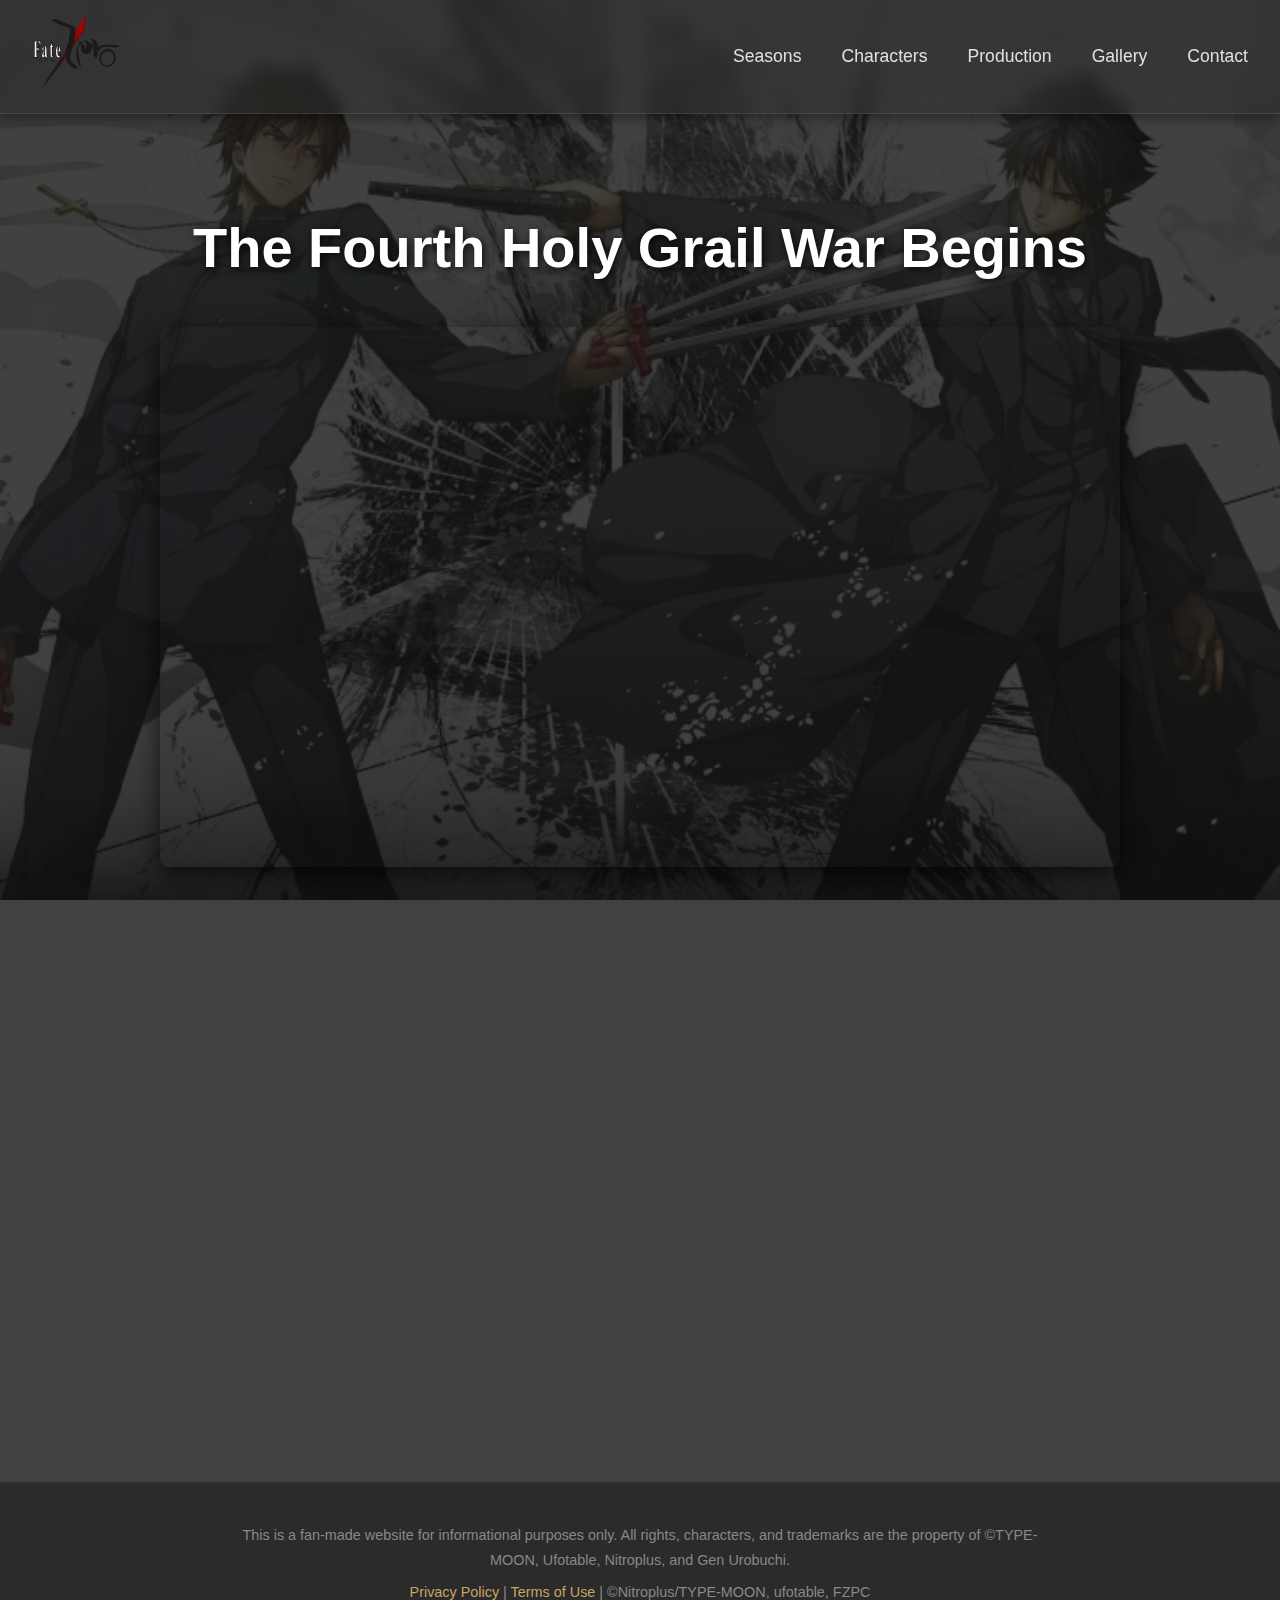
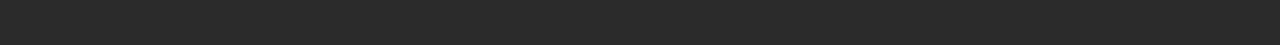
<file: index.html>
<!DOCTYPE html>
<html lang="en">
<head>
    <meta charset="UTF-8">
    <meta name="viewport" content="width=device-width, initial-scale=1.0">
    <title>Fate/Zero - The Fourth Holy Grail War</title>
    <link rel="stylesheet" href="home/style.css">
</head>
<body>

    <header>
        <nav class="navbar">
            <a href="index.html" class="logo-container">
                <img src="images/Fate_Zero_logo.svg" alt="Fate/Zero Logo" class="logo">
            </a>
            <a href="#" class="toggle-button">
                <span class="bar"></span>
                <span class="bar"></span>
                <span class="bar"></span>
            </a>
            <div class="navbar-links">
                <ul>
                    <li class="dropdown">
                        <a href="javascript:void(0)" class="dropbtn">Seasons</a>
                        <div class="dropdown-content">
                            <a href="season_1/season-1.html">Season 1</a>
                            <a href="season_2/season-2.html">Season 2</a>
                        </div>
                    </li>
                    <li><a href="characters/characters.html">Characters</a></li>
                    <li><a href="production/production.html">Production</a></li>
                    <li><a href="gallery/gallery.html">Gallery</a></li>
                    <li><a href="contact/contact.html">Contact</a></li>
                </ul>
            </div>
        </nav>
    </header>

    <section class="hero-section">
        <div class="hero-content">            
            <h1>The Fourth Holy Grail War Begins</h1>
            <div class="video-container">
                <iframe src="https://www.youtube.com/embed/n-7PFiut1HI" title="YouTube video player" frameborder="0" allow="accelerometer; autoplay; clipboard-write; encrypted-media; gyroscope; picture-in-picture; web-share" allowfullscreen></iframe>
            </div>
        </div>
    </section>

    <main>
        <section id="overview" class="content-row">
            <div class="text-content">
                <h2>The Fourth Holy Grail War</h2>
                <p>Fate/Zero chronicles the Fourth Holy Grail War, a brutal and clandestine conflict waged in the shadows of Fuyuki City. In this war, seven powerful mages, designated as <strong>Masters</strong>, summon heroic spirits from history and myth to serve as their familiars. These powerful <strong>Servants</strong>, including figures like the noble King Arthur and the arrogant King of Heroes, Gilgamesh, fight on behalf of their Masters for ownership of the <strong>Holy Grail</strong>—a legendary artifact said to grant any wish. It is a desperate struggle of clashing ideals and ambitions, where only the final surviving pair can claim the ultimate prize.</p>
            </div>
            <div class="image-content">
                <img src="../images/battlefield-fate-zero.webp" alt="A magical battle with glowing energy.">
            </div>
        </section>
    </main>

    <footer class="site-footer">
        <p>This is a fan-made website for informational purposes only. All rights, characters, and trademarks are the property of ©TYPE-MOON, Ufotable, Nitroplus, and Gen Urobuchi.</p>
        <p><a href="#">Privacy Policy</a> | <a href="#">Terms of Use</a> | ©Nitroplus/TYPE-MOON, ufotable, FZPC</p>
    </footer>

    <script src="home/main.js"></script>
</body>
</html>
</file>
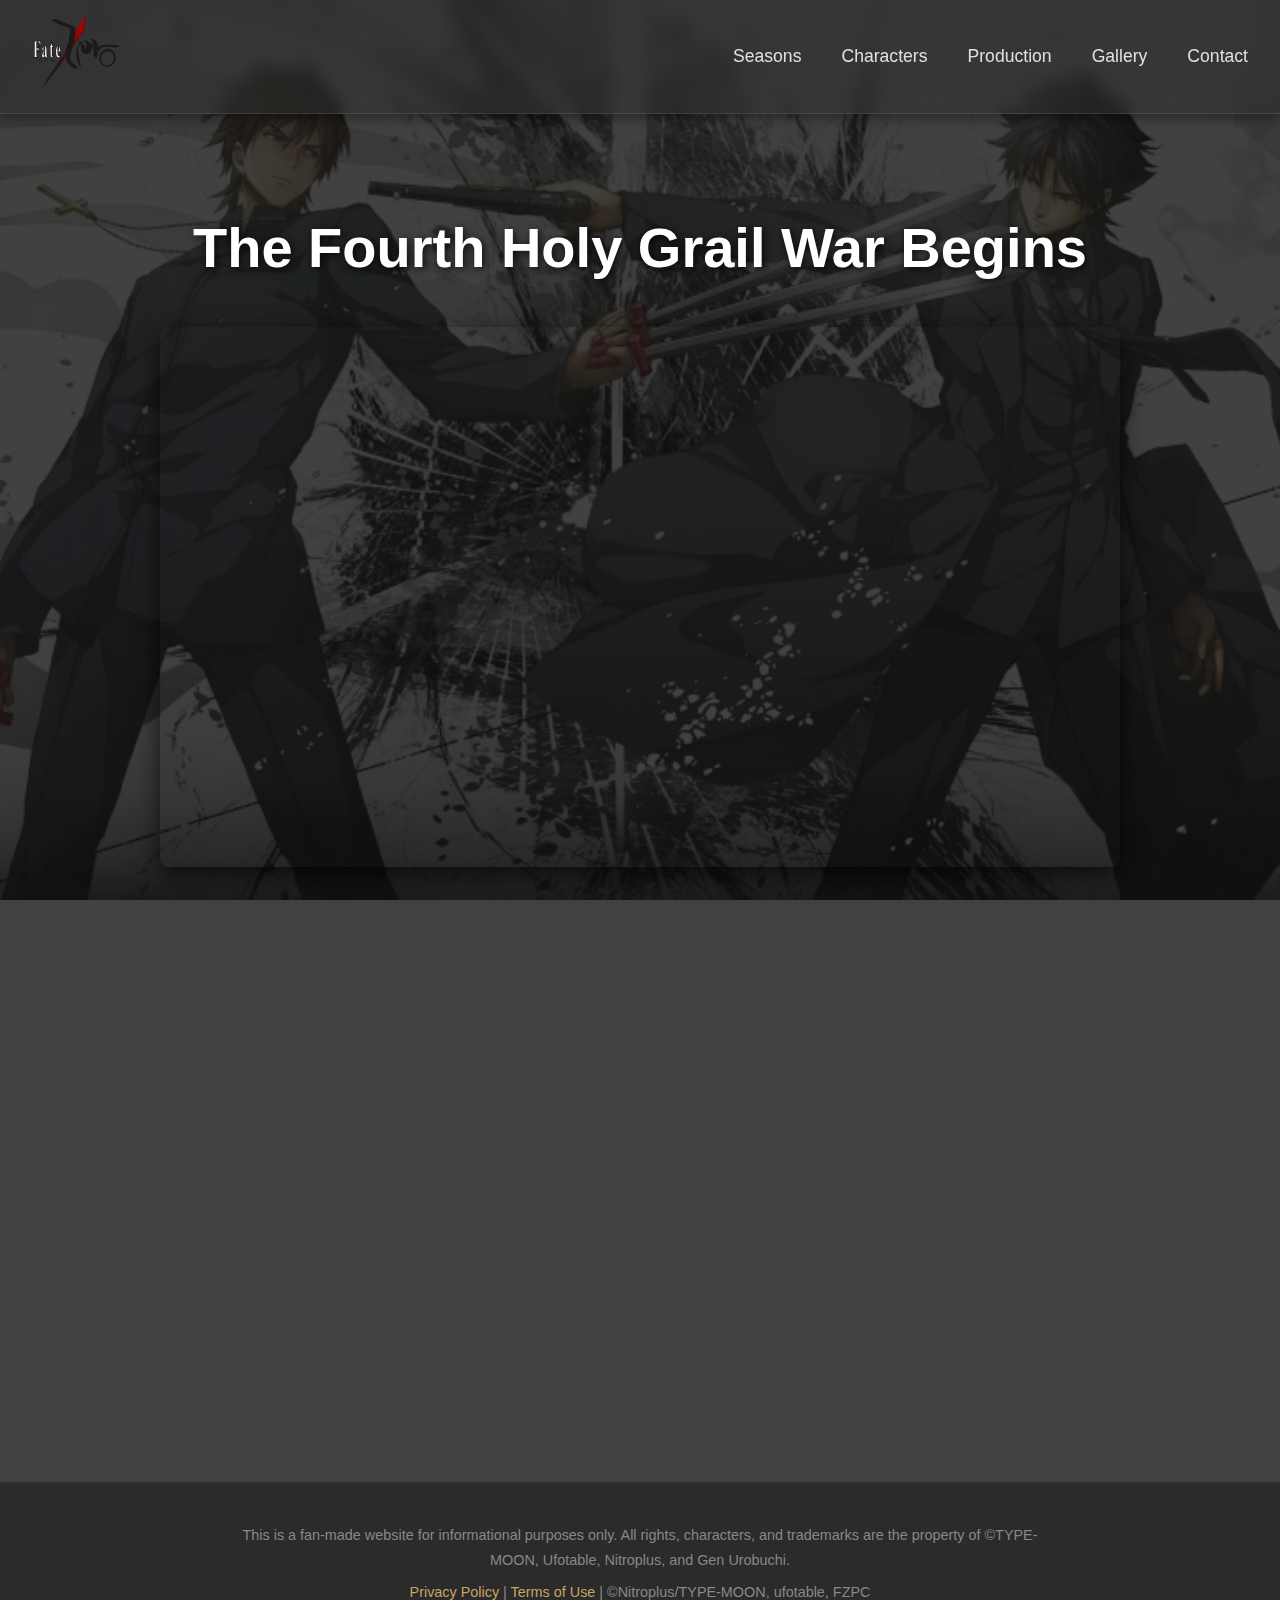
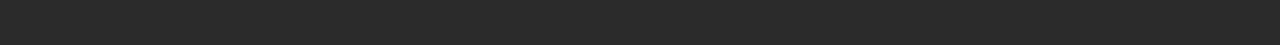
<file: home/index.html>
<!DOCTYPE html>
<html lang="en">
<head>
    <meta charset="UTF-8">
    <meta name="viewport" content="width=device-width, initial-scale=1.0">
    <title>Fate/Zero - The Fourth Holy Grail War</title>
    <link rel="stylesheet" href="style.css">
</head>
<body>

    <header>
        <nav class="navbar">
            <a href="index.html" class="logo-container">
                <img src="../images/Fate_Zero_logo.svg" alt="Fate/Zero Logo" class="logo">
            </a>
            <a href="#" class="toggle-button">
                <span class="bar"></span>
                <span class="bar"></span>
                <span class="bar"></span>
            </a>
            <div class="navbar-links">
                <ul>
                    <li class="dropdown">
                        <a href="javascript:void(0)" class="dropbtn">Seasons</a>
                        <div class="dropdown-content">
                            <a href="../season_1/season-1.html">Season 1</a>
                            <a href="../season_2/season-2.html">Season 2</a>
                        </div>
                    </li>
                    <li><a href="../characters/characters.html">Characters</a></li>
                    <li><a href="../production/production.html">Production</a></li>
                    <li><a href="../gallery/gallery.html">Gallery</a></li>
                    <li><a href="../contact/contact.html">Contact</a></li>
                </ul>
            </div>
        </nav>
    </header>

    <section class="hero-section">
        <div class="hero-content">            
            <h1>The Fourth Holy Grail War Begins</h1>
            <div class="video-container">
                <iframe src="https://www.youtube.com/embed/n-7PFiut1HI" title="YouTube video player" frameborder="0" allow="accelerometer; autoplay; clipboard-write; encrypted-media; gyroscope; picture-in-picture; web-share" allowfullscreen></iframe>
            </div>
        </div>
    </section>

    <main>
        <section id="overview" class="content-row">
            <div class="text-content">
                <h2>The Fourth Holy Grail War</h2>
                <p>Fate/Zero chronicles the Fourth Holy Grail War, a brutal and clandestine conflict waged in the shadows of Fuyuki City. In this war, seven powerful mages, designated as Masters, summon heroic spirits from history and myth to serve as their familiars. These powerful Servants, including figures like the noble King Arthur and the arrogant King of Heroes, Gilgamesh, fight on behalf of their Masters for ownership of the Holy Grail—a legendary artifact said to grant any wish. It is a desperate struggle of clashing ideals and ambitions, where only the final surviving pair can claim the ultimate prize.</p>
            </div>
            <div class="image-content">
                <img src="../images/battlefield-fate-zero.webp" alt="A magical battle with glowing energy.">
            </div>
        </section>
    </main>

    <footer class="site-footer">
        <p>This is a fan-made website for informational purposes only. All rights, characters, and trademarks are the property of ©TYPE-MOON, Ufotable, Nitroplus, and Gen Urobuchi.</p>
        <p><a href="#">Privacy Policy</a> | <a href="#">Terms of Use</a> | ©Nitroplus/TYPE-MOON, ufotable, FZPC</p>
    </footer>

    <script src="main.js"></script>
</body>
</html>
</file>
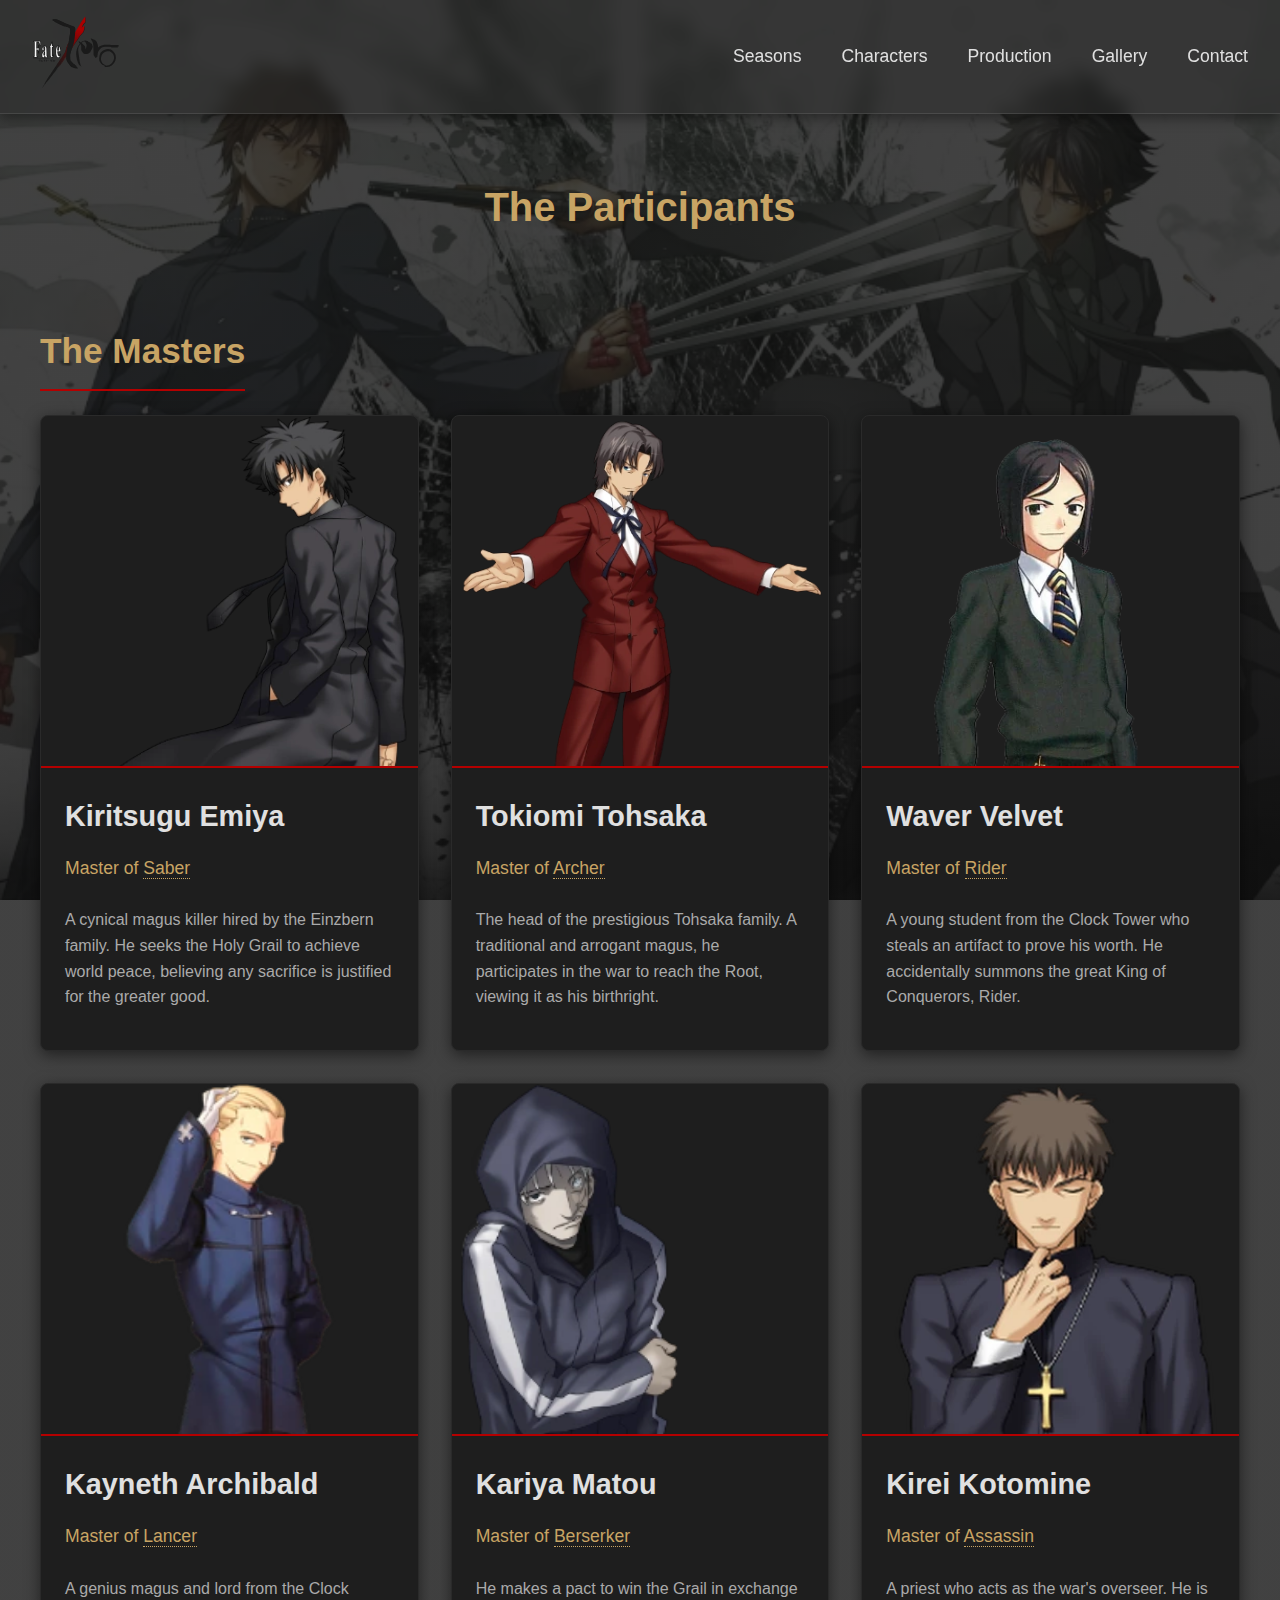
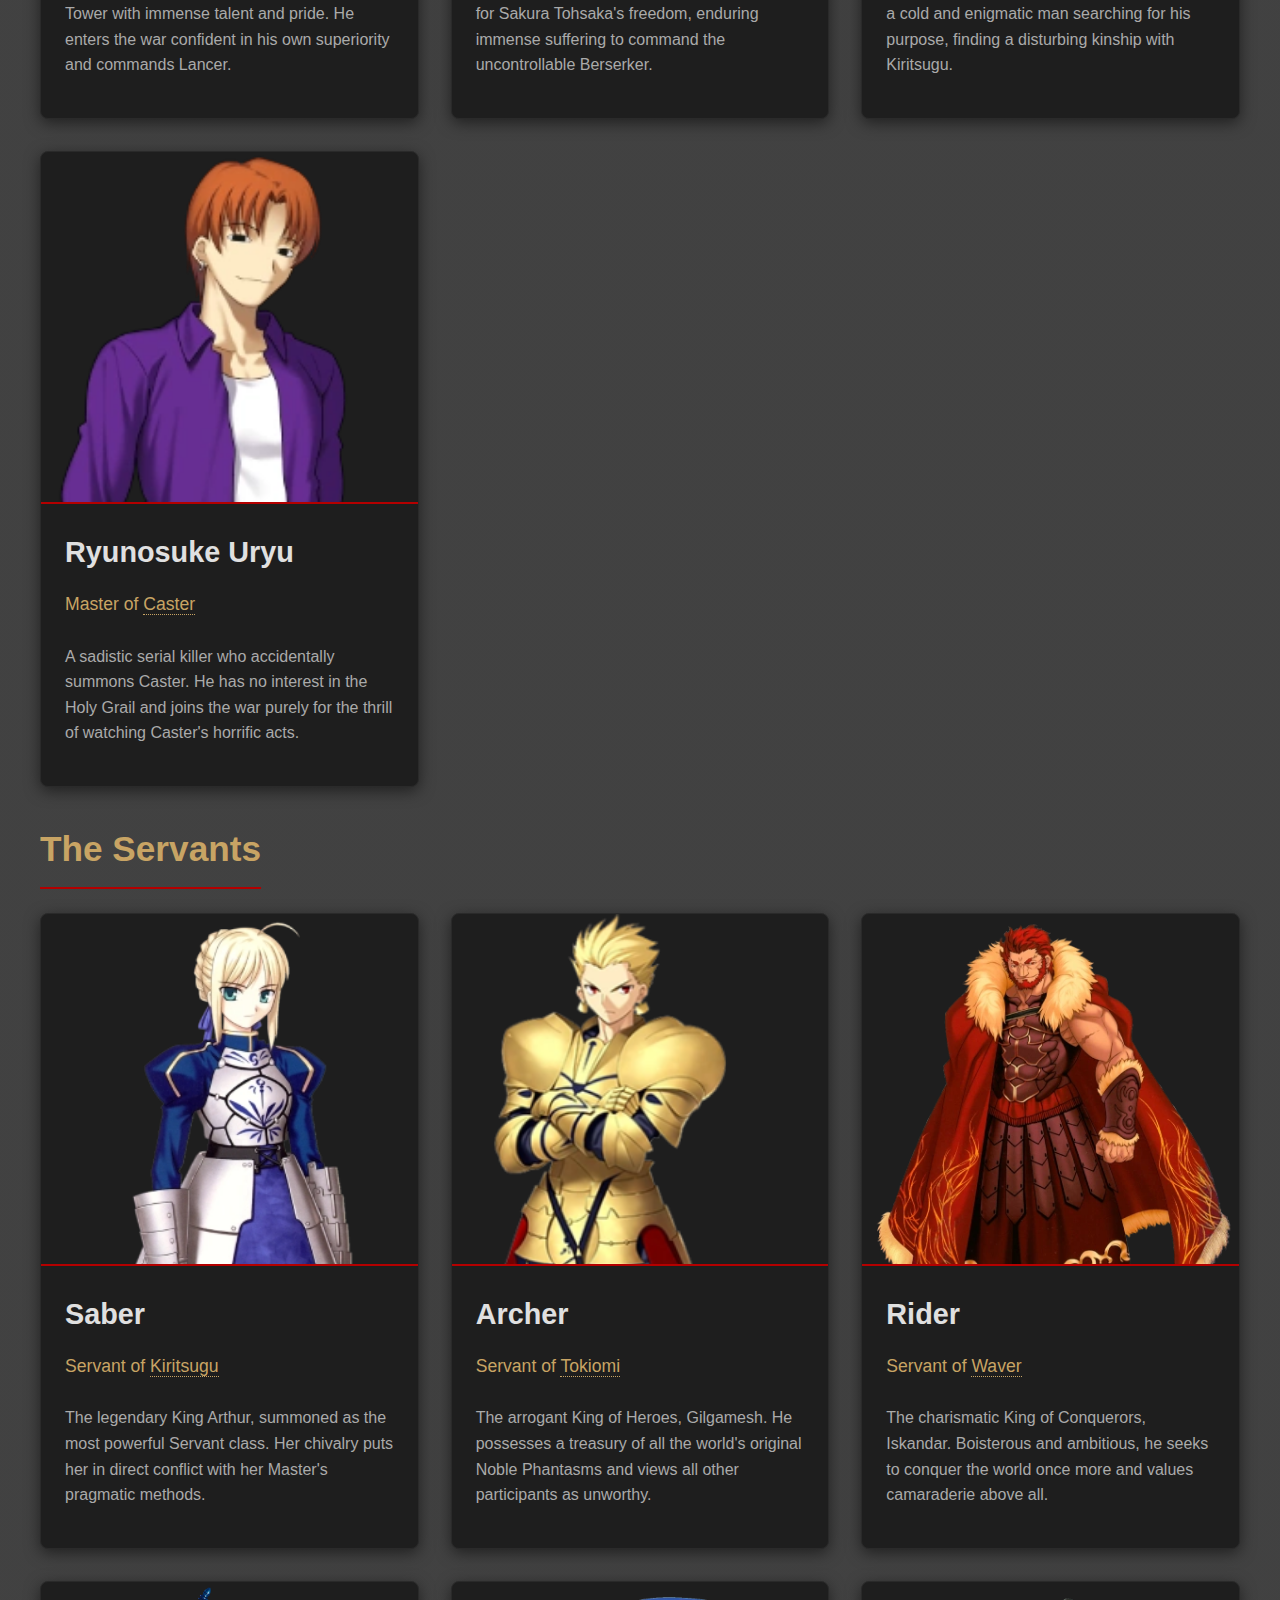
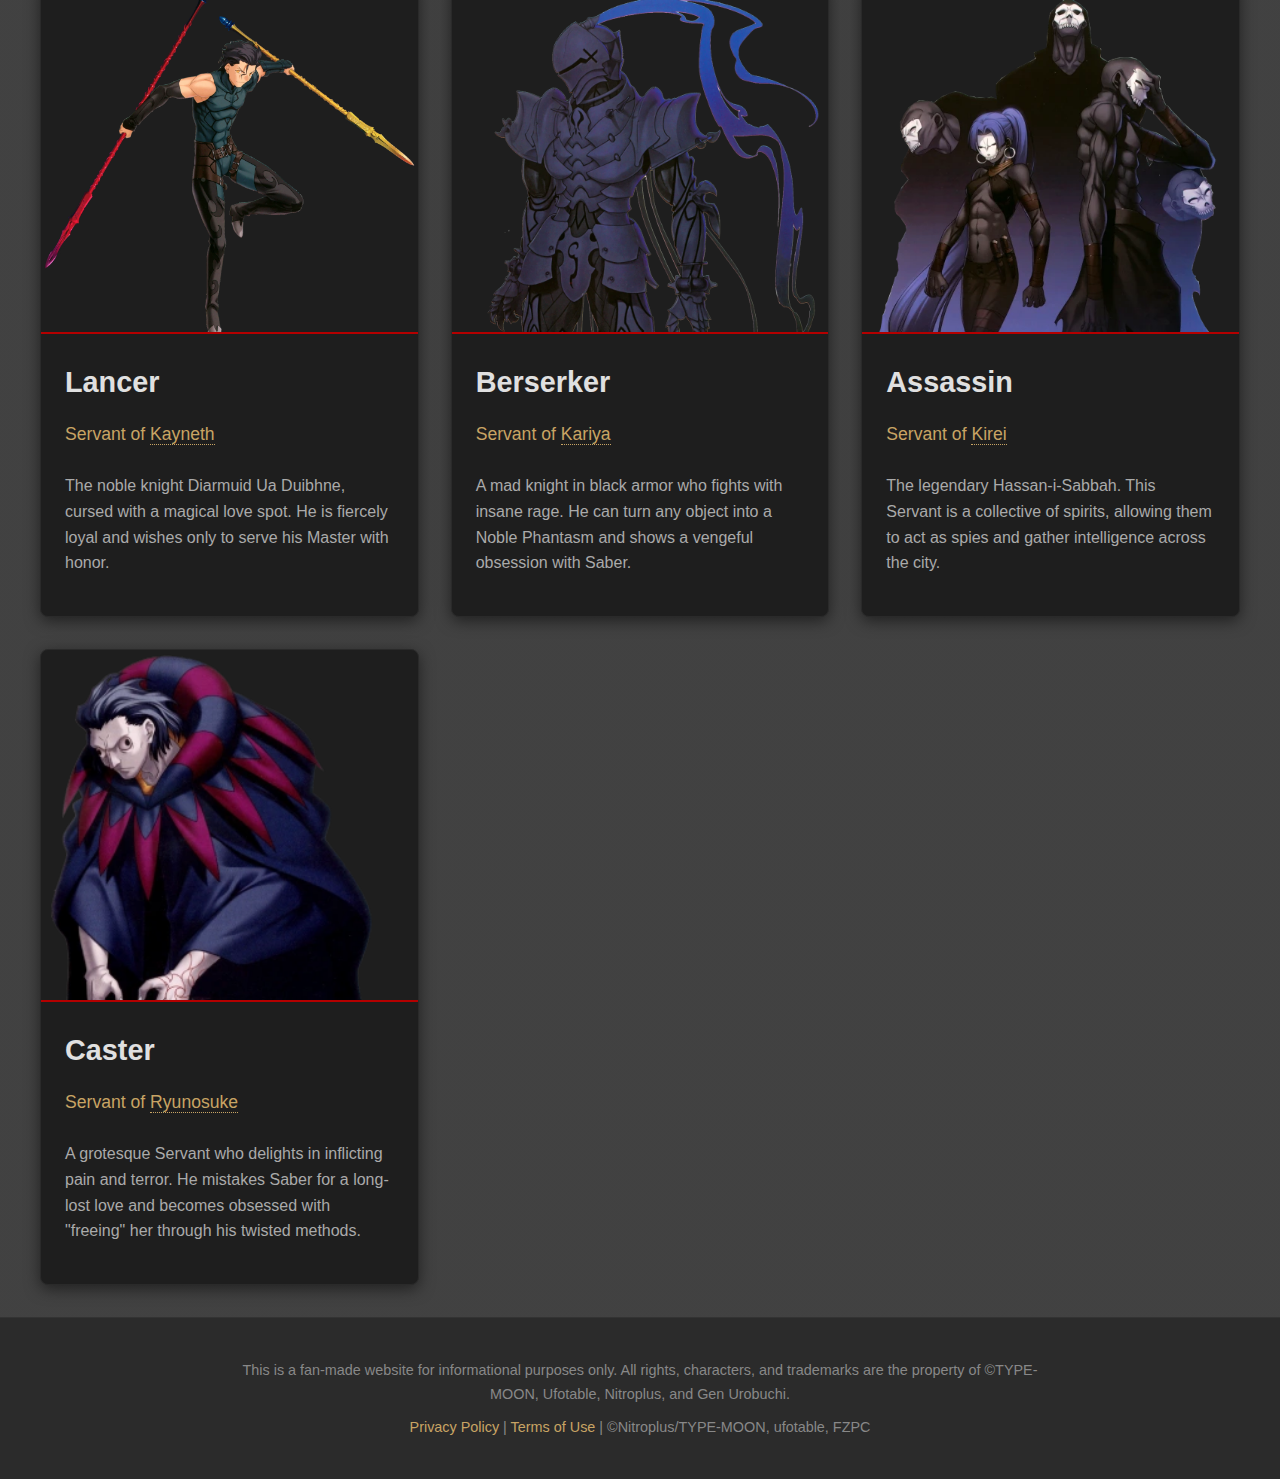
<file: characters/characters.html>
<!DOCTYPE html>
<html lang="en">
<head>
    <meta charset="UTF-8">
    <meta name="viewport" content="width=device-width, initial-scale=1.0">
    <title>Fate/Zero - Characters</title>
    <link rel="stylesheet" href="../home/style.css">
    <link rel="stylesheet" href="characters.css">
</head>
<body>

    <header>
        <nav class="navbar">
            <a href="../index.html" class="logo-container">
                <img src="../images/Fate_Zero_logo.svg" alt="Fate/Zero Logo" class="logo">
            </a>
            <a href="#" class="toggle-button">
                <span class="bar"></span>
                <span class="bar"></span>
                <span class="bar"></span>
            </a>
            <div class="navbar-links">
                <ul>
                    <li class="dropdown">
                        <a href="javascript:void(0)" class="dropbtn">Seasons</a>
                        <div class="dropdown-content">
                            <a href="../season_1/season-1.html">Season 1</a>
                            <a href="../season_2/season-2.html">Season 2</a>
                        </div>
                    </li>
                    <li><a href="../characters/characters.html">Characters</a></li>
                    <li><a href="../production/production.html">Production</a></li>
                    <li><a href="../gallery/gallery.html">Gallery</a></li>
                    <li><a href="../contact/contact.html">Contact</a></li>
                </ul>
            </div>
        </nav>
    </header>

    <main>
        <h1 class="page-title">The Participants</h1>
        <h2 class="character-group-title">The Masters</h2>
        <div class="character-grid">
            <div class="character-card" id="master-kiritsugu">
                <img src="../images/chara_images/emiya_kiritsugu.webp" alt="Kiritsugu Emiya">
                <div class="card-content"> 
                    <h3>Kiritsugu Emiya</h3>
                    <h4>Master of <a href="#servant-saber">Saber</a></h4>
                    <p>A cynical magus killer hired by the Einzbern family. He seeks the Holy Grail to achieve world peace, believing any sacrifice is justified for the greater good.</p>
                </div>
            </div>
            <div class="character-card" id="master-tokiomi">
                <img src="../images/chara_images/tokiomi-tohsaka.webp" alt="Tokiomi Tohsaka">
                <div class="card-content">
                    <h3>Tokiomi Tohsaka</h3>
                    <h4>Master of <a href="#servant-archer">Archer</a></h4>
                    <p>The head of the prestigious Tohsaka family. A traditional and arrogant magus, he participates in the war to reach the Root, viewing it as his birthright.</p>
                </div>
            </div>
            <div class="character-card" id="master-waver">
                <img src="../images/chara_images/waver-velvet.webp" alt="Waver Velvet">
                <div class="card-content">
                    <h3>Waver Velvet</h3>
                    <h4>Master of <a href="#servant-rider">Rider</a></h4>
                    <p>A young student from the Clock Tower who steals an artifact to prove his worth. He accidentally summons the great King of Conquerors, Rider.</p>
                </div>
            </div>
            <div class="character-card" id="master-kayneth">
                <img src="../images/chara_images/kayneth-archibald.webp" alt="Kayneth Archibald">
                <div class="card-content">
                    <h3>Kayneth Archibald</h3>
                    <h4>Master of <a href="#servant-lancer">Lancer</a></h4>
                    <p>A genius magus and lord from the Clock Tower with immense talent and pride. He enters the war confident in his own superiority and commands Lancer.</p>
                </div>
            </div>
            <div class="character-card" id="master-kariya">
                <img src="../images/chara_images/kariya-matou.webp" alt="Kariya Matou">
                <div class="card-content">
                    <h3>Kariya Matou</h3>
                    <h4>Master of <a href="#servant-berserker">Berserker</a></h4>
                    <p>He makes a pact to win the Grail in exchange for Sakura Tohsaka's freedom, enduring immense suffering to command the uncontrollable Berserker.</p>
                </div>
            </div>
            <div class="character-card" id="master-kirei">
                <img src="../images/chara_images/kirei-kotomine.webp" alt="Kirei Kotomine">
                <div class="card-content">
                    <h3>Kirei Kotomine</h3>
                    <h4>Master of <a href="#servant-assassin">Assassin</a></h4>
                    <p>A priest who acts as the war's overseer. He is a cold and enigmatic man searching for his purpose, finding a disturbing kinship with Kiritsugu.</p>
                </div>
            </div>
            <div class="character-card" id="master-ryunosuke">
                <img src="../images/chara_images/ryunosuke-uryu.webp" alt="Ryunosuke Uryu">
                <div class="card-content">
                    <h3>Ryunosuke Uryu</h3>
                    <h4>Master of <a href="#servant-caster">Caster</a></h4>
                    <p>A sadistic serial killer who accidentally summons Caster. He has no interest in the Holy Grail and joins the war purely for the thrill of watching Caster's horrific acts.</p>
                </div>
            </div>
        </div>

        <h2 class="character-group-title">The Servants</h2>
        <div class="character-grid">
            <div class="character-card" id="servant-saber">
                <img src="../images/chara_images/saber-fate-zero.webp" alt="Saber">
                <div class="card-content">
                    <h3>Saber</h3>
                    <h4>Servant of <a href="#master-kiritsugu">Kiritsugu</a></h4>
                    <p>The legendary King Arthur, summoned as the most powerful Servant class. Her chivalry puts her in direct conflict with her Master's pragmatic methods.</p>
                </div>
            </div>
            <div class="character-card" id="servant-archer">
                <img src="../images/chara_images/gilgamesh-fate-zero.webp" alt="Archer">
                <div class="card-content">
                    <h3>Archer</h3>
                    <h4>Servant of <a href="#master-tokiomi">Tokiomi</a></h4>
                    <p>The arrogant King of Heroes, Gilgamesh. He possesses a treasury of all the world's original Noble Phantasms and views all other participants as unworthy.</p>
                </div>
            </div>
            <div class="character-card" id="servant-rider">
                <img src="../images/chara_images/iskandar-fate-zero.webp" alt="Rider">
                <div class="card-content">
                    <h3>Rider</h3>
                    <h4>Servant of <a href="#master-waver">Waver</a></h4>
                    <p>The charismatic King of Conquerors, Iskandar. Boisterous and ambitious, he seeks to conquer the world once more and values camaraderie above all.</p>
                </div>
            </div>
            <div class="character-card" id="servant-lancer">
                <img src="../images/chara_images/lancer-fate-zero.webp" alt="Lancer">
                <div class="card-content">
                    <h3>Lancer</h3>
                    <h4>Servant of <a href="#master-kayneth">Kayneth</a></h4>
                    <p>The noble knight Diarmuid Ua Duibhne, cursed with a magical love spot. He is fiercely loyal and wishes only to serve his Master with honor.</p>
                </div>
            </div>
            <div class="character-card" id="servant-berserker">
                <img src="../images/chara_images/berserker-fate-zero.webp" alt="Berserker">
                <div class="card-content">
                    <h3>Berserker</h3>
                    <h4>Servant of <a href="#master-kariya">Kariya</a></h4>
                    <p>A mad knight in black armor who fights with insane rage. He can turn any object into a Noble Phantasm and shows a vengeful obsession with Saber.</p>
                </div>
            </div>
            <div class="character-card" id="servant-assassin">
                <img src="../images/chara_images/assassin-fate-zero.webp" alt="Assassin">
                <div class="card-content">
                    <h3>Assassin</h3>
                    <h4>Servant of <a href="#master-kirei">Kirei</a></h4>
                    <p>The legendary Hassan-i-Sabbah. This Servant is a collective of spirits, allowing them to act as spies and gather intelligence across the city.</p>
                </div>
            </div>
            <div class="character-card" id="servant-caster">
                <img src="../images/chara_images/caster-fate-zero.webp" alt="Caster">
                <div class="card-content">
                    <h3>Caster</h3>
                    <h4>Servant of <a href="#master-ryunosuke">Ryunosuke</a></h4>
                    <p>A grotesque Servant who delights in inflicting pain and terror. He mistakes Saber for a long-lost love and becomes obsessed with "freeing" her through his twisted methods.</p>
                </div>
            </div>
        </div>
    </main>

    <footer class="site-footer">
        <p>This is a fan-made website for informational purposes only. All rights, characters, and trademarks are the property of ©TYPE-MOON, Ufotable, Nitroplus, and Gen Urobuchi.</p>
        <p><a href="#">Privacy Policy</a> | <a href="#">Terms of Use</a> | ©Nitroplus/TYPE-MOON, ufotable, FZPC</p>
    </footer>

    <script src="../home/main.js"></script>
</body>
</html>
</file>
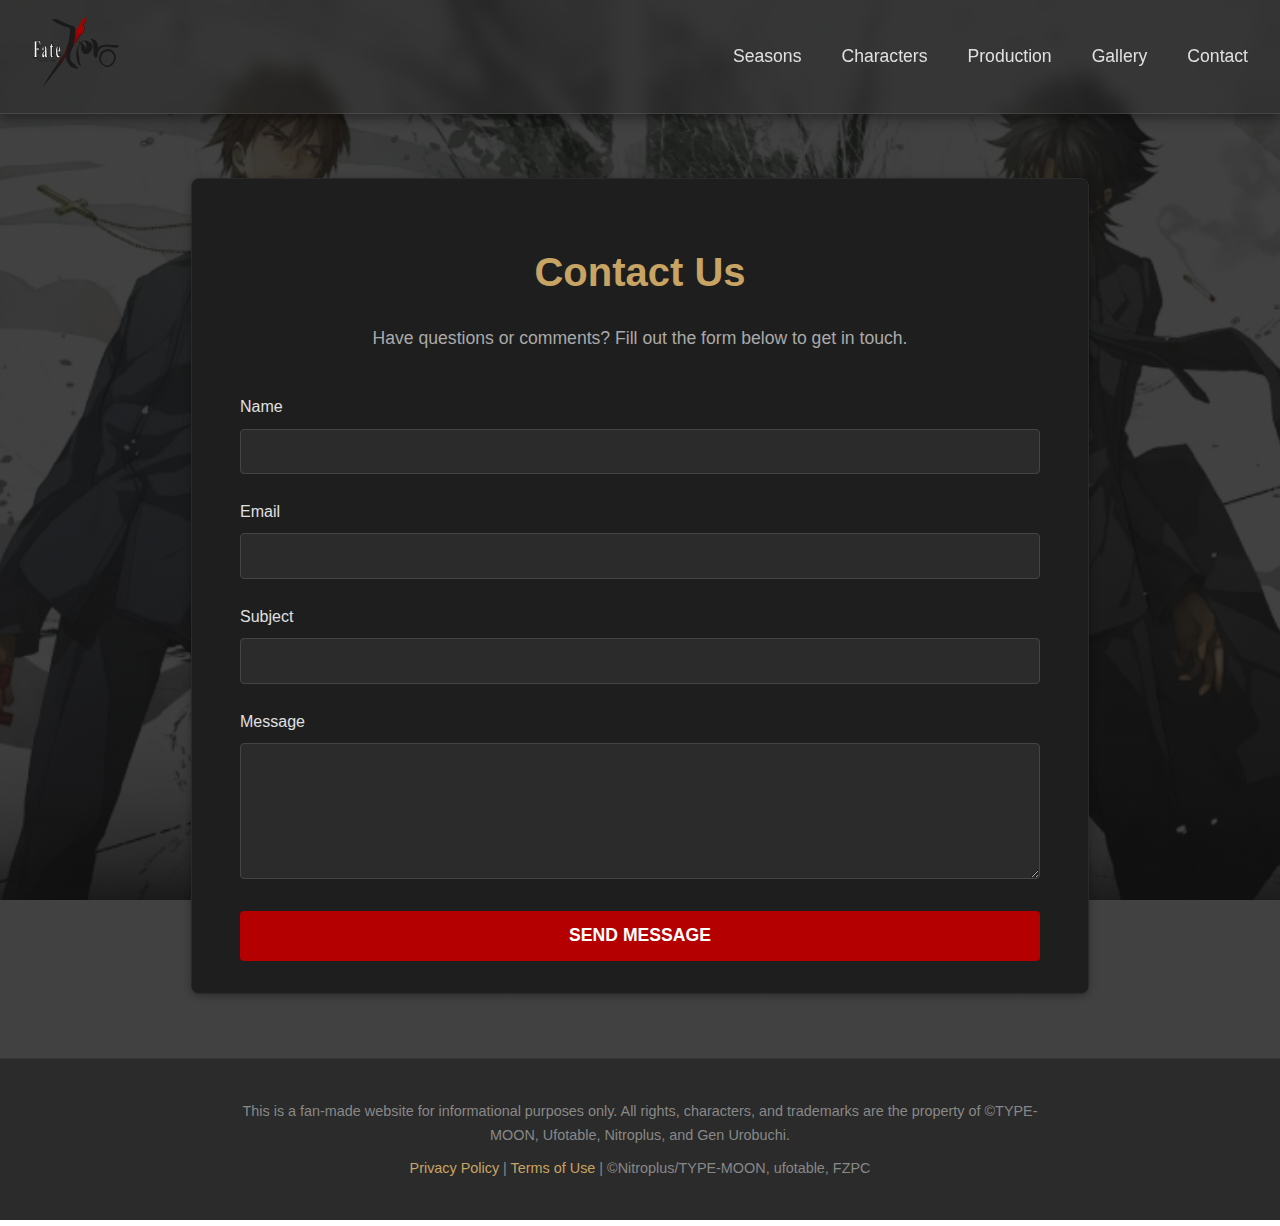
<file: contact/contact.html>
<!DOCTYPE html>
<html lang="en">
<head>
    <meta charset="UTF-8">
    <meta name="viewport" content="width=device-width, initial-scale=1.0">
    <title>Fate/Zero - The Fourth Holy Grail War</title>
    <link rel="stylesheet" href="../home/style.css">
    <link rel="stylesheet" href="contact.css">
</head>
<body>

    <header>
        <nav class="navbar">
            <a href="../index.html" class="logo-container">
                <img src="../images/Fate_Zero_logo.svg" alt="Fate/Zero Logo" class="logo">
            </a>
            <a href="#" class="toggle-button">
                <span class="bar"></span>
                <span class="bar"></span>
                <span class="bar"></span>
            </a>
            <div class="navbar-links">
                <ul>
                    <li class="dropdown">
                        <a href="javascript:void(0)" class="dropbtn">Seasons</a>
                        <div class="dropdown-content">
                            <a href="../season_1/season-1.html">Season 1</a>
                            <a href="../season_2/season-2.html">Season 2</a>
                        </div>
                    </li>
                    <li><a href="../characters/characters.html">Characters</a></li>
                    <li><a href="../production/production.html">Production</a></li>
                    <li><a href="../gallery/gallery.html">Gallery</a></li>
                    <li><a href="../contact/contact.html">Contact</a></li>
                </ul>
            </div>
        </nav>
    </header>

    <main>
        <section class="contact-section">
            <h1 class="page-title">Contact Us</h1>
            <p>Have questions or comments? Fill out the form below to get in touch.</p>
            <form action="#" method="post" class="contact-form">
                <div class="form-group">
                    <label for="name">Name</label>
                    <input type="text" id="name" name="name" required>
                </div>
                <div class="form-group">
                    <label for="email">Email</label>
                    <input type="email" id="email" name="email" required>
                </div>
                <div class="form-group">
                    <label for="subject">Subject</label>
                    <input type="text" id="subject" name="subject" required>
                </div>
                <div class="form-group">
                    <label for="message">Message</label>
                    <textarea id="message" name="message" rows="6" required></textarea>
                </div>
                <button type="submit" class="submit-btn">Send Message</button>
            </form>
        </section>
    </main>

    <footer class="site-footer">
        <p>This is a fan-made website for informational purposes only. All rights, characters, and trademarks are the property of ©TYPE-MOON, Ufotable, Nitroplus, and Gen Urobuchi.</p>
        <p><a href="#">Privacy Policy</a> | <a href="#">Terms of Use</a> | ©Nitroplus/TYPE-MOON, ufotable, FZPC</p>
    </footer>
    <script src="../home/main.js"></script>
</body>
</html>
</file>
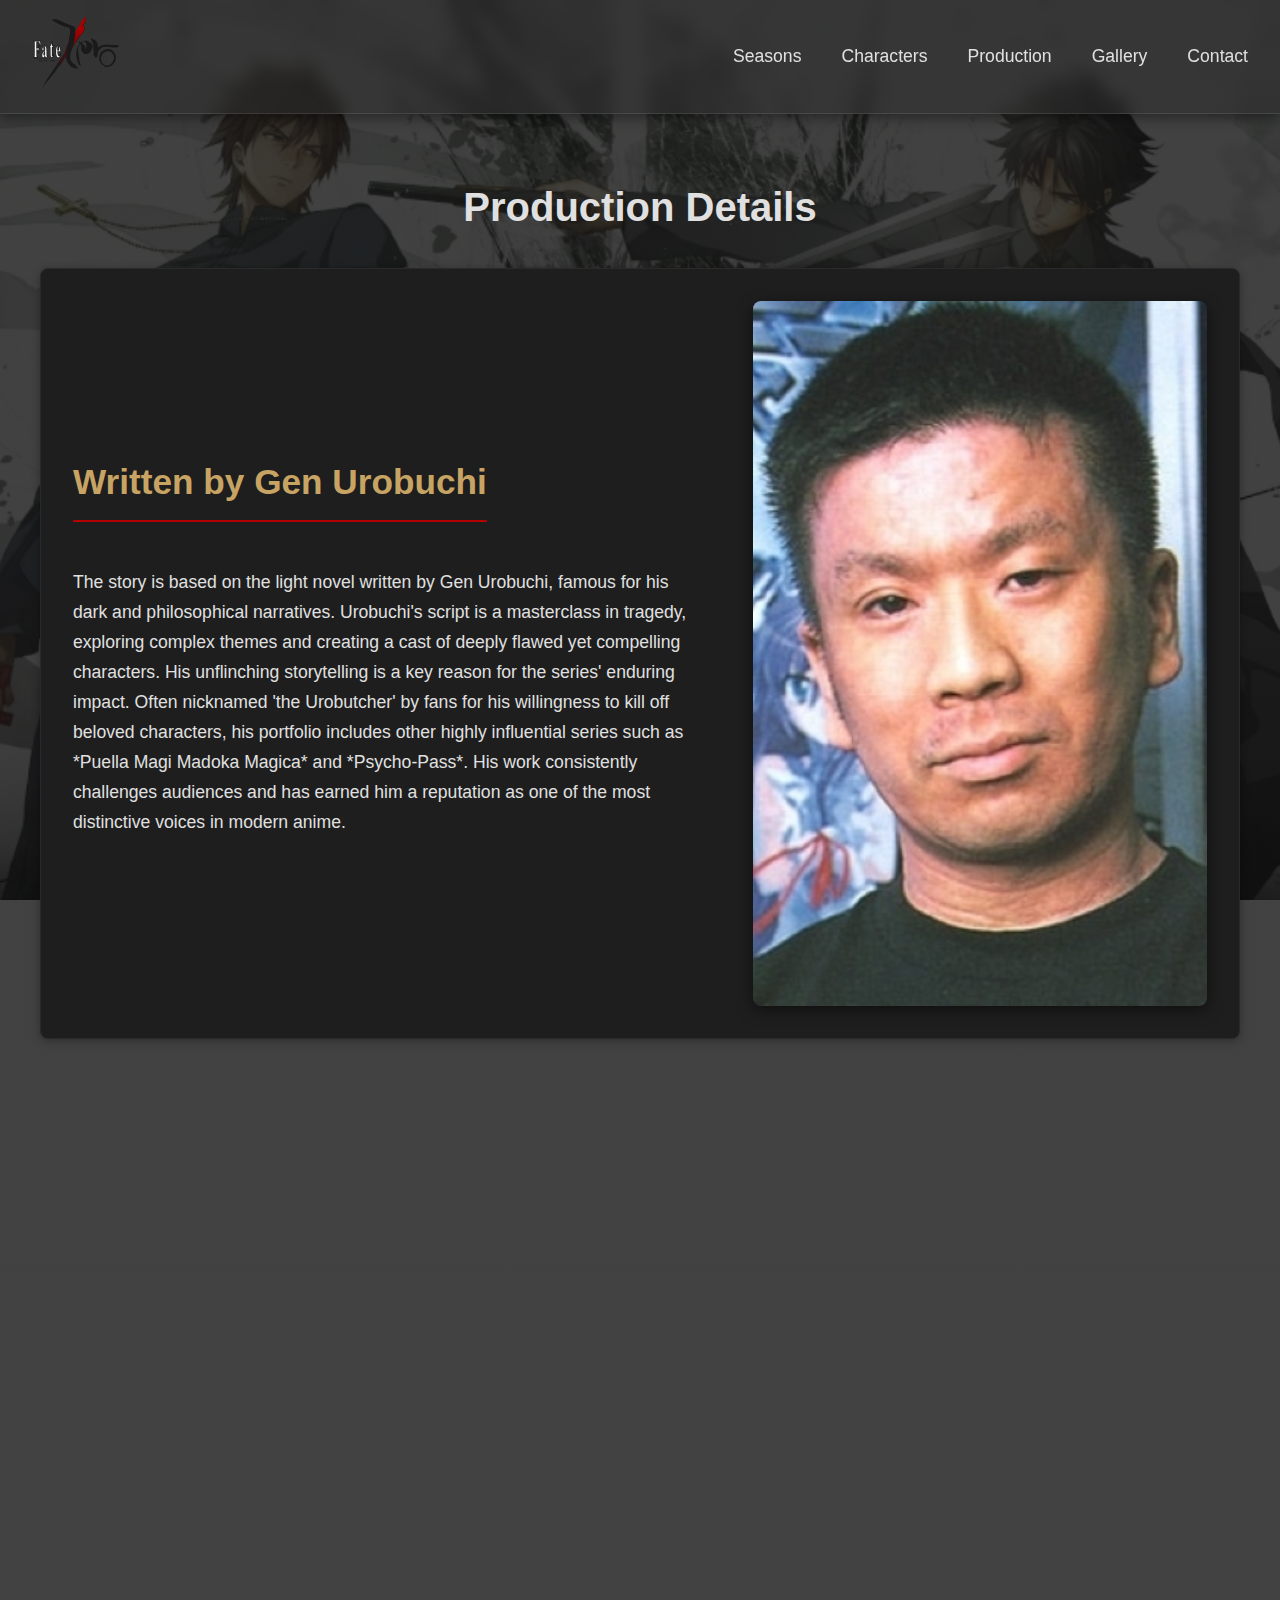
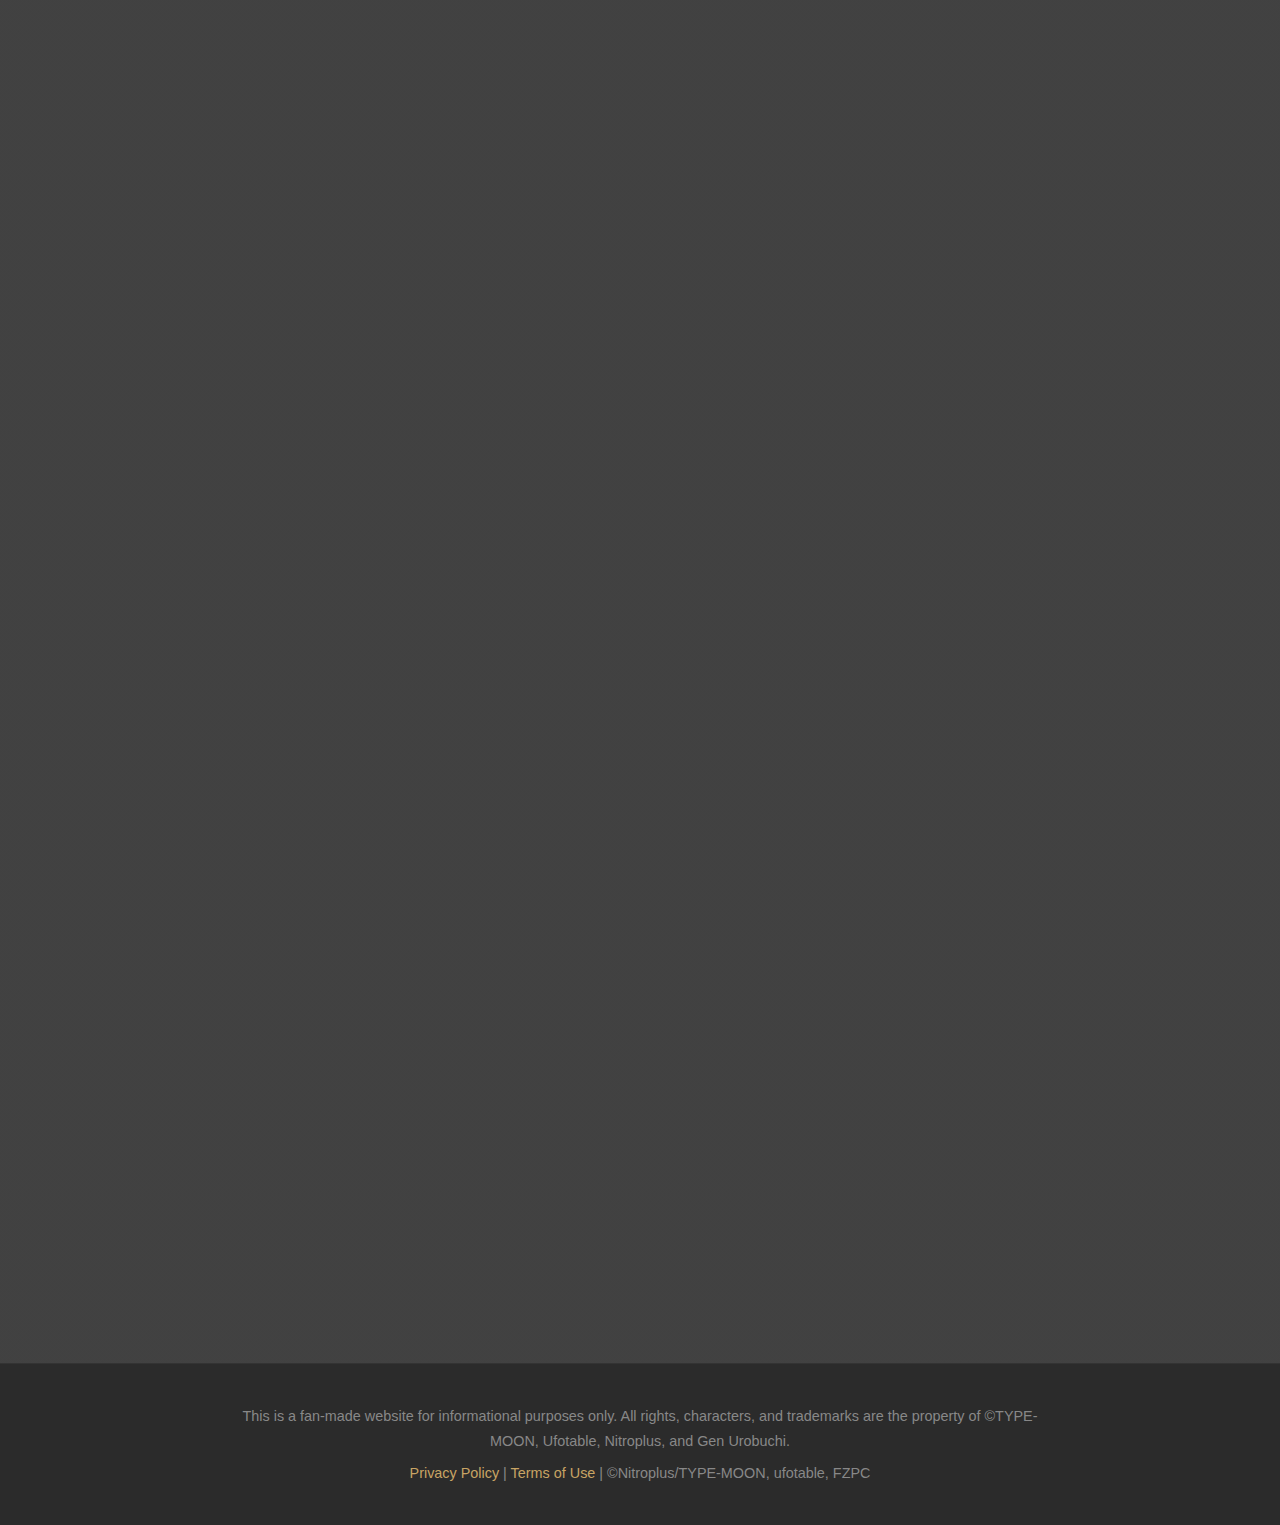
<file: production/production.html>
<!DOCTYPE html>
<html lang="en">
<head>
    <meta charset="UTF-8">
    <meta name="viewport" content="width=device-width, initial-scale=1.0">
    <title>Fate/Zero - Production</title>
    <link rel="stylesheet" href="../home/style.css">
</head>
<body>

    <header>
        <nav class="navbar">
            <a href="../index.html" class="logo-container">
                <img src="../images/Fate_Zero_logo.svg" alt="Fate/Zero Logo" class="logo">
            </a>
            <a href="#" class="toggle-button">
                <span class="bar"></span>
                <span class="bar"></span>
                <span class="bar"></span>
            </a>
            <div class="navbar-links">
                <ul>
                    <li class="dropdown">
                        <a href="javascript:void(0)" class="dropbtn">Seasons</a>
                        <div class="dropdown-content">
                            <a href="../season_1/season-1.html">Season 1</a>
                            <a href="../season_2/season-2.html">Season 2</a>
                        </div>
                    </li>
                    <li><a href="../characters/characters.html">Characters</a></li>
                    <li><a href="../production/production.html">Production</a></li>
                    <li><a href="../gallery/gallery.html">Gallery</a></li>
                    <li><a href="../contact/contact.html">Contact</a></li>
                </ul>
            </div>
        </nav>
    </header>

    <main>
        <h1 class="page-title" style="text-align: center;">Production Details</h1>

        <section class="content-row">
            <div class="text-content">
                <h2>Written by Gen Urobuchi</h2>
                <p>The story is based on the light novel written by Gen Urobuchi, famous for his dark and philosophical narratives. Urobuchi's script is a masterclass in tragedy, exploring complex themes and creating a cast of deeply flawed yet compelling characters. His unflinching storytelling is a key reason for the series' enduring impact. Often nicknamed 'the Urobutcher' by fans for his willingness to kill off beloved characters, his portfolio includes other highly influential series such as *Puella Magi Madoka Magica* and *Psycho-Pass*. His work consistently challenges audiences and has earned him a reputation as one of the most distinctive voices in modern anime.</p>
            </div>
            <div class="image-content">
                <img src="../images/gen-urobuchi.jpg" alt="Gen Urobuchi, writer of Fate/Zero">
            </div>
        </section>

        <section class="content-row row-reverse">
            <div class="text-content">
                <h2>Origins</h2>
                <p>Fate/Zero began as a light novel series written by Gen Urobuchi with illustrations by Takashi Takeuchi. It serves as a direct prequel to the events of Type-Moon's popular visual novel, *Fate/stay night*. The novel was a unique collaboration between Type-Moon and Nitroplus, with Urobuchi (from Nitroplus) being given creative freedom to explore the darker, more tragic backstory of the Fourth Holy Grail War. This resulted in a narrative that is significantly more grim and cynical than its successor, focusing on the brutal realities of the war rather than the heroic ideals of its participants.</p>
            </div>
            <div class="image-content">
                <img src="../images/fate-zero-cover.jpg" alt="Cover art of the first volume of Fate/Zero's light novel">
            </div>
        </section>

        <section class="content-row">
            <div class="text-content">
                <h2>Animation by Ufotable</h2>
                <p>The stunning visual quality of Fate/Zero is the work of the renowned animation studio, Ufotable. Their work on the series solidified their reputation for producing "unlimited budget works," characterized by fluid character animation, breathtaking action sequences, and seamless integration of CGI. Ufotable's cinematic approach, using advanced digital compositing and lighting effects, brought a level of polish and intensity rarely seen in television anime, setting a new benchmark for the industry.</p>
            </div>
            <div class="image-content">
                <img src="../images/ufotable_logo.png" alt="The Ufotable logo">
            </div>
        </section>

        <section class="content-row row-reverse">
            <div class="text-content">
                <h2>Music by Yuki Kajiura</h2>
                <p>The epic and emotional soundtrack was composed by the legendary Yuki Kajiura. Her score masterfully blends orchestral, choral, and electronic elements to create a powerful and unforgettable soundscape. Tracks like "The Battle is to the Strong" encapsulate the series' grand scale, while more somber pieces reflect its tragic heart. The series also features iconic opening and ending themes, including LiSA's "oath sign" and Kalafina's "to the beginning," which became massive hits and are synonymous with the anime.</p>
            </div>
            <div class="image-content">
                <img src="../images/yuki-kajiura.jpg" alt="Yuki Kajiura, composer of Fate/Zero">
            </div>
        </section>
    </main>

    <footer class="site-footer">
        <p>This is a fan-made website for informational purposes only. All rights, characters, and trademarks are the property of ©TYPE-MOON, Ufotable, Nitroplus, and Gen Urobuchi.</p>
        <p><a href="#">Privacy Policy</a> | <a href="#">Terms of Use</a> | ©Nitroplus/TYPE-MOON, ufotable, FZPC</p>
    </footer>
    <script src="../home/main.js"></script>
</body>
</html>
</file>
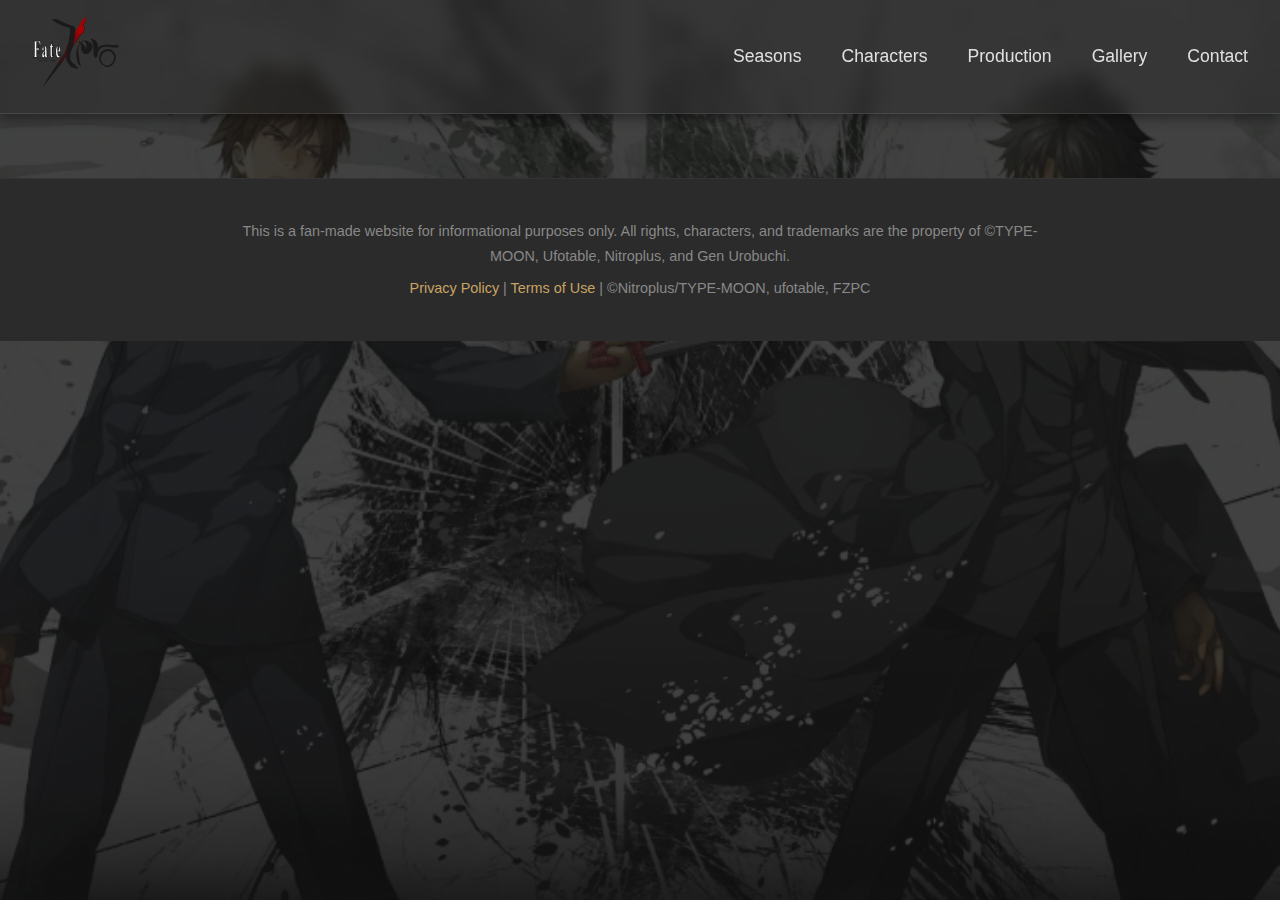
<file: season_1/season-1.html>
<!DOCTYPE html>
<html lang="en">
<head>
    <meta charset="UTF-8">
    <meta name="viewport" content="width=device-width, initial-scale=1.0">
    <title>Fate/Zero - Season 1</title>
    <link rel="stylesheet" href="../home/style.css">
</head>
<body>

    <header>
        <nav class="navbar">
            <a href="../index.html" class="logo-container">
                <img src="../images/Fate_Zero_logo.svg" alt="Fate/Zero Logo" class="logo">
            </a>
            <a href="#" class="toggle-button">
                <span class="bar"></span>
                <span class="bar"></span>
                <span class="bar"></span>
            </a>
            <div class="navbar-links">
                <ul>
                    <li class="dropdown">
                        <a href="javascript:void(0)" class="dropbtn">Seasons</a>
                        <div class="dropdown-content">
                            <a href="season-1.html">Season 1</a>
                            <a href="../season_2/season-2.html">Season 2</a>
                        </div>
                    </li>
                    <li><a href="../characters/characters.html">Characters</a></li>
                    <li><a href="../production/production.html">Production</a></li>
                    <li><a href="../gallery/gallery.html">Gallery</a></li>
                    <li><a href="../contact/contact.html">Contact</a></li>
                </ul>
            </div>
        </nav>
    </header>

    <main>
        <!-- Content for Season 1 will go here. -->
    </main>

    <footer class="site-footer">
        <p>This is a fan-made website for informational purposes only. All rights, characters, and trademarks are the property of ©TYPE-MOON, Ufotable, Nitroplus, and Gen Urobuchi.</p>
        <p><a href="#">Privacy Policy</a> | <a href="#">Terms of Use</a> | ©Nitroplus/TYPE-MOON, ufotable, FZPC</p>
    </footer>

    <script src="../home/main.js"></script>
</body>
</html>
</file>
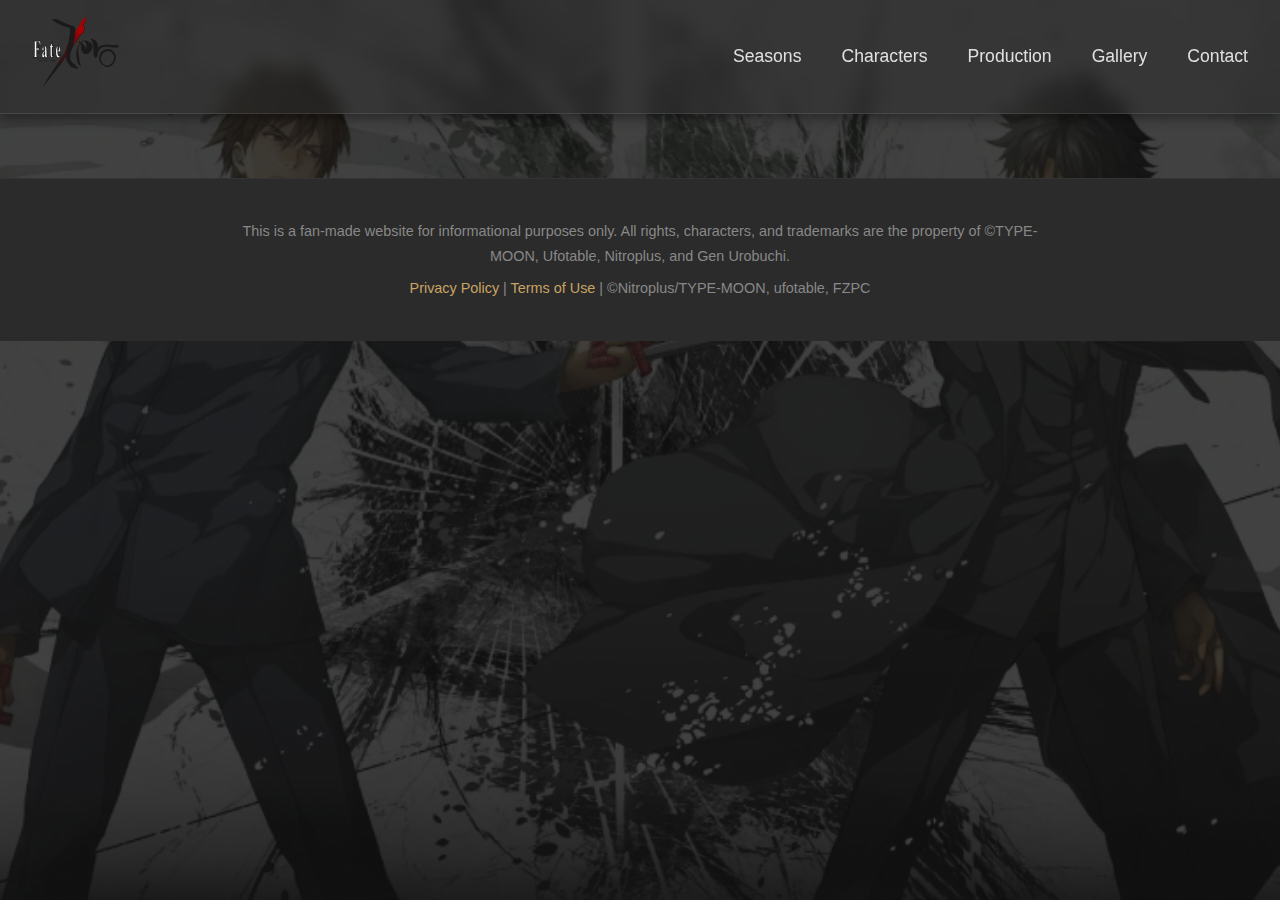
<file: season_2/season-2.html>
<!DOCTYPE html>
<html lang="en">
<head>
    <meta charset="UTF-8">
    <meta name="viewport" content="width=device-width, initial-scale=1.0">
    <title>Fate/Zero - Season 2</title>
    <link rel="stylesheet" href="../home/style.css">
</head>
<body>

    <header>
        <nav class="navbar">
            <a href="../index.html" class="logo-container">
                <img src="../images/Fate_Zero_logo.svg" alt="Fate/Zero Logo" class="logo">
            </a>
            <a href="#" class="toggle-button">
                <span class="bar"></span>
                <span class="bar"></span>
                <span class="bar"></span>
            </a>
            <div class="navbar-links">
                <ul>
                    <li class="dropdown">
                        <a href="javascript:void(0)" class="dropbtn">Seasons</a>
                        <div class="dropdown-content">
                            <a href="../season_1/season-1.html">Season 1</a>
                            <a href="season-2.html">Season 2</a>
                        </div>
                    </li>
                    <li><a href="../characters/characters.html">Characters</a></li>
                    <li><a href="../production/production.html">Production</a></li>
                    <li><a href="../gallery/gallery.html">Gallery</a></li>
                    <li><a href="../contact/contact.html">Contact</a></li>
                </ul>
            </div>
        </nav>
    </header>

    <main>
        <!-- Content for Season 2 will go here. -->
    </main>

    <footer class="site-footer">
        <p>This is a fan-made website for informational purposes only. All rights, characters, and trademarks are the property of ©TYPE-MOON, Ufotable, Nitroplus, and Gen Urobuchi.</p>
        <p><a href="#">Privacy Policy</a> | <a href="#">Terms of Use</a> | ©Nitroplus/TYPE-MOON, ufotable, FZPC</p>
    </footer>

    <script src="../home/main.js"></script>
</body>
</html>
</file>
<file: home/style.css>
/* ==========================================================================
   Global Styles & Variables
   ========================================================================== */

:root {
    --color-text: #e0e0e0;
    --color-background: #121212;
    --color-surface: #1e1e1e;
    --color-primary-accent: #c8a464; /* Gold */
    --color-secondary-accent: #b40000; /* Crimson */
    --color-border: #2a2a2a;
    --font-primary: -apple-system, BlinkMacSystemFont, "Segoe UI", Roboto, Helvetica, Arial, sans-serif;
}

html {
    scroll-behavior: smooth;
}

body {
    font-family: var(--font-primary);
    margin: 0;
    background: linear-gradient(rgba(18, 18, 18, 0.8), rgba(18, 18, 18, 0.8)), url('../images/banner-fate-zero.webp') no-repeat center center fixed; /* Note: background color is hardcoded here to match the gradient */
    background-size: cover;
    color: var(--color-text);
    line-height: 1.7;
}

/* ==========================================================================
   Navbar
   ========================================================================== */

.navbar {
    background-color: rgba(43, 43, 43, 0.5); /* Translucent background */
    backdrop-filter: blur(8px); /* Frosted glass effect */
    padding: 1rem 2rem;
    box-shadow: 0 4px 12px rgba(0, 0, 0, 0.4);
    display: flex;
    justify-content: space-between;
    align-items: center;
    border-bottom: 1px solid rgba(255, 255, 255, 0.1);
    position: sticky;
    top: 0;
    z-index: 100;
}

.logo-container {
    text-align: center;
}

.logo {
    height: 73px;
    width: auto;
}

.navbar-links ul {
    list-style: none;
    display: flex;
    margin: 0;
    padding: 0;
    gap: 2.5rem;
    align-items: center;
}

.navbar-links ul h2 {
    font-size: 4rem; /* 'size' is not a valid CSS property. Also, this rule is currently not used. */
}

.navbar-links ul a {
    color: var(--color-text);
    text-decoration: none;
    font-size: 1.1rem;
    font-weight: 500;
    transition: color 0.3s ease, border-bottom-color 0.3s ease;
    padding: 0.5rem 0;
}

.navbar-links ul > li > a {
    padding-bottom: 0.5rem;
    border-bottom: 2px solid transparent;
}

.navbar-links ul > li > a:hover {
    color: var(--color-primary-accent);
    border-bottom-color: var(--color-secondary-accent);
}

/* Dropdown Menu Styles */
.dropdown {
    position: relative;
}

.dropdown-content {
    display: none;
    position: absolute;
    background-color: rgba(43, 43, 43, 0.9);
    backdrop-filter: blur(8px);
    min-width: 120px;
    box-shadow: 0px 8px 16px 0px rgba(0,0,0,0.3);
    z-index: 1;
    border-radius: 4px;
    padding: 0.5rem 0;
    margin-top: 0.5rem;
}

.dropdown-content a {
    padding: 0.75rem 1.5rem;
    display: block;
    text-align: center;
    border-bottom: 2px solid transparent;
}

.dropdown:hover .dropdown-content {
    display: block;
}

.dropdown-content a:hover {
    color: var(--color-primary-accent);
    border-bottom-color: var(--color-secondary-accent);
}

/* ==========================================================================
   Hero Section
   ========================================================================== */

.hero-section {
    min-height: 450px;
    display: flex;
    justify-content: center;
    align-items: center;
    text-align: center;
    color: #ffffff;
    padding: 3rem 1rem;
}

.hero-content {
    max-width: 960px;
    width: 100%;
}

.hero-content h1 {
    font-size: 3.5rem;
    margin-bottom: 1rem;
    text-shadow: 2px 2px 8px rgba(0, 0, 0, 0.8);
}

.video-container {
    position: relative;
    padding-bottom: 56.25%; /* 16:9 aspect ratio */
    height: 0;
    overflow: hidden;
    max-width: 100%;
    margin: 2rem auto 0 auto;
    box-shadow: 0 8px 25px rgba(0, 0, 0, 0.7);
    border-radius: 8px;
}

.video-container iframe {
    position: absolute;
    top: 0;
    left: 0;
    width: 100%;
    height: 100%;
}

/* ==========================================================================
   Main Content & Page Structure
   ========================================================================== */

main {
    max-width: 1200px;
    margin: 0 auto;
    padding: 2rem;
}

/* Content Row Styling */
.content-row {
    display: flex;
    align-items: center;
    gap: 3rem;
    margin-bottom: 4rem;
    background-color: var(--color-surface);
    padding: 2rem;
    border-radius: 8px;
    box-shadow: 0 2px 8px rgba(0, 0, 0, 0.3);
    border: 1px solid var(--color-border);
    /* Animation properties for fade-in on scroll */
    opacity: 0;
    transform: translateY(20px);
    transition: opacity 0.6s ease-out, transform 0.6s ease-out;
}

.content-row.is-visible {
    opacity: 1;
    transform: translateY(0);
}

/* Alternating Row */
.row-reverse {
    flex-direction: row-reverse;
}

.text-content {
    flex: 1;
}

.page-title {
    font-size: 2.5rem;

}

.text-content h2 {
    font-size: 2.2rem;
    color: var(--color-primary-accent);
    margin-top: 0;
    border-bottom: 2px solid var(--color-secondary-accent);
    padding-bottom: 0.5rem;
    display: inline-block;
}

.text-content p {
    font-size: 1.1rem;
}

.image-content {
    flex: 0 0 40%; /* Image container takes up 40% of the width */
    max-width: 40%;
}

.image-content img {
    width: 100%;
    height: auto;
    border-radius: 8px;
    display: block;
    box-shadow: 0 4px 15px rgba(0, 0, 0, 0.5);
}

.image-content .img-portrait {
    height: 354px;
    width: 250px;
    object-fit: cover; /* Ensures image covers the area without distortion */
}

/* ==========================================================================
   Footer
   ========================================================================== */
.site-footer {
    background-color: #2b2b2b;
    color: #888;
    padding: 2rem;
    text-align: center;
    font-size: 0.9rem;
    border-top: 1px solid #333;
}

.site-footer p {
    margin: 0.5rem 0;
    max-width: 800px;
    margin-left: auto;
    margin-right: auto;
}

.site-footer a {
    color: var(--color-primary-accent);
    text-decoration: none;
    transition: color 0.3s ease;
}

.site-footer a:hover {
    color: white;
}

/* ==========================================================================
   Responsive Styles (Mobile Navigation)
   ========================================================================== */

.toggle-button {
    position: absolute;
    top: .75rem;
    right: 1rem;
    display: none;
    flex-direction: column;
    justify-content: space-between;
    width: 30px;
    height: 21px;
    cursor: pointer;
}

.toggle-button .bar {
    height: 3px;
    width: 100%;
    background-color: white;
    border-radius: 10px;
}

/* Using 768px as a common breakpoint for tablets and mobile */
@media (max-width: 768px) {
    /* --- General Layout --- */
    main {
        padding: 1.5rem 1rem;
    }

    /* --- Navbar --- */
    .navbar {
        flex-direction: column;
        align-items: flex-start;
        padding: 1rem;
    }

    .logo {
        height: 60px; /* Slightly smaller logo on mobile */
    }

    .toggle-button {
        display: flex;
        top: 1.5rem; /* Adjust vertical position */
        right: 1rem;
    }

    .navbar-links {
        display: none;
        width: 100%;
        margin-top: 1rem;
    }

    .navbar-links.active {
        display: flex;
    }

    .navbar-links ul {
        flex-direction: column;
        width: 100%;
        gap: 0.5rem;
    }

    .navbar-links ul li {
        text-align: center;
        width: 100%;
    }

    .navbar-links ul li a {
        padding: 0.75rem 1rem;
        display: block;
        border-bottom: none; /* Remove desktop hover base */
    }

    .navbar-links ul > li > a:hover {
        color: var(--color-primary-accent);
        border-bottom-color: transparent; /* Disable border hover on mobile nav */
    }

    /* Mobile Dropdown */
    .dropdown {
        width: 100%;
    }
    
    .dropdown-content {
        position: static;
        display: none;
        background-color: rgba(0, 0, 0, 0.2); /* Slight background to differentiate */
        box-shadow: none;
        backdrop-filter: none;
        border-radius: 4px;
        margin-top: 0.5rem;
        padding: 0;
        min-width: 100%;
    }
 
    .dropdown:hover .dropdown-content {
        display: none; /* Disable hover effect on mobile, rely on JS click */
    }
 
    .dropdown-content.mobile-active {
        display: block;
    }

    .dropdown-content a {
        padding: 0.75rem 1.5rem;
        color: var(--color-text);
    }

    /* --- Hero Section --- */
    .hero-section {
        padding: 2rem 1rem;
        min-height: auto;
    }

    .hero-content h1 {
        font-size: 2.2rem; /* Smaller font for mobile */
    }

    /* --- Content Rows --- */
    .content-row {
        flex-direction: column;
        gap: 1.5rem;
        padding: 1.5rem;
        margin-bottom: 2rem;
    }

    .content-row.row-reverse {
        flex-direction: column;
    }

    .text-content,
    .image-content {
        flex: 1 1 100%;
        max-width: 100%;
    }

    .text-content h2 {
        font-size: 1.8rem;
    }

    .page-title {
        font-size: 2rem;
    }

    /* --- Component-specific overrides --- */
    .character-grid {
        grid-template-columns: 1fr;
    }
}

@media (max-width: 480px) {
    .hero-content h1 {
        font-size: 1.8rem;
    }

    .text-content h2 {
        font-size: 1.6rem;
    }
}
</file>
<file: characters/characters.css>
/* Character Page Styles */

.page-title {
    text-align: center;
    margin-bottom: 3rem;
    color: #c8a464;
}

.character-group-title {
    font-size: 2.2rem;
    color: #c8a464;
    border-bottom: 2px solid #b40000;
    padding-bottom: 0.5rem;
    display: inline-block;
    margin-bottom: 1.5rem;
    margin-top: 2rem;
}

.character-grid {
    display: grid;
    grid-template-columns: repeat(auto-fit, minmax(300px, 1fr));
    gap: 2rem;
}

.character-card {
    background-color: #1e1e1e;
    border: 1px solid #2a2a2a;
    border-radius: 8px;
    overflow: hidden;
    box-shadow: 0 4px 15px rgba(0, 0, 0, 0.5);
    transition: transform 0.3s ease, box-shadow 0.3s ease, border-color 0.3s ease;
    display: flex;
    flex-direction: column;
}

.character-card:hover {
    transform: translateY(-10px);
    box-shadow: 0 8px 25px rgba(200, 164, 100, 0.2);
    border-color: #c8a464;
}

.character-card img {
    width: 100%;
    height: 350px; /* Fixed height for consistency */
    object-fit: cover; /* Ensures image covers the area without distortion */
    object-position: center top; /* Focus on the top part of the image */
    border-bottom: 2px solid #b40000;
}

.card-content {
    padding: 1.5rem;
    flex-grow: 1; /* Allows content to fill remaining space */
}

.card-content h3 {
    margin-top: 0;
    font-size: 1.8rem;
    color: #e0e0e0;
}

.card-content h4 {
    font-size: 1.1rem;
    color: #c8a464; /* Gold accent for the role */
    margin-top: -1rem;
    margin-bottom: 1.5rem;
    font-weight: 500;
}

.card-content p {
    font-size: 1rem;
    color: #aaa;
    line-height: 1.6;
}

.card-content h4 a {
    color: inherit; /* Inherit the gold color from the h4 */
    text-decoration: none;
    border-bottom: 1px dotted #c8a464;
    transition: border-bottom-style 0.3s ease;
}

.card-content h4 a:hover {
    border-bottom-style: solid;
}
</file>
<file: contact/contact.css>
/* Contact Form Styles */
.contact-section {
    background-color: #1e1e1e;
    padding: 2rem 3rem;
    border-radius: 8px;
    box-shadow: 0 2px 8px rgba(0, 0, 0, 0.3);
    border: 1px solid #2a2a2a;
    max-width: 800px;
    margin: 2rem auto;
}

.contact-section .page-title {
    text-align: center;
    margin-bottom: 1rem;
    color: #c8a464;
}

.contact-section p {
    text-align: center;
    margin-bottom: 2.5rem;
    font-size: 1.1rem;
    color: #aaa;
}

.contact-form .form-group {
    margin-bottom: 1.5rem;
}

.contact-form label {
    display: block;
    margin-bottom: 0.5rem;
    font-weight: 500;
    color: #e0e0e0;
}

.contact-form input[type="text"],
.contact-form input[type="email"],
.contact-form textarea {
    width: 100%;
    padding: 0.8rem;
    border-radius: 4px;
    border: 1px solid #444;
    background-color: #2b2b2b;
    color: #e0e0e0;
    font-size: 1rem;
    transition: border-color 0.3s ease, box-shadow 0.3s ease;
    box-sizing: border-box; /* Ensures padding doesn't affect width */
}

.contact-form input[type="text"]:focus,
.contact-form input[type="email"]:focus,
.contact-form textarea:focus {
    outline: none;
    border-color: #c8a464;
    box-shadow: 0 0 0 3px rgba(200, 164, 100, 0.2);
}

.contact-form textarea {
    resize: vertical;
    min-height: 120px;
}

.submit-btn {
    display: block;
    width: 100%;
    padding: 0.9rem;
    border: none;
    border-radius: 4px;
    background-color: #b40000;
    color: #ffffff;
    font-size: 1.1rem;
    font-weight: bold;
    cursor: pointer;
    transition: background-color 0.3s ease, transform 0.2s ease;
    text-transform: uppercase;
}

.submit-btn:hover {
    background-color: #d10000;
    transform: translateY(-2px);
}
</file>
